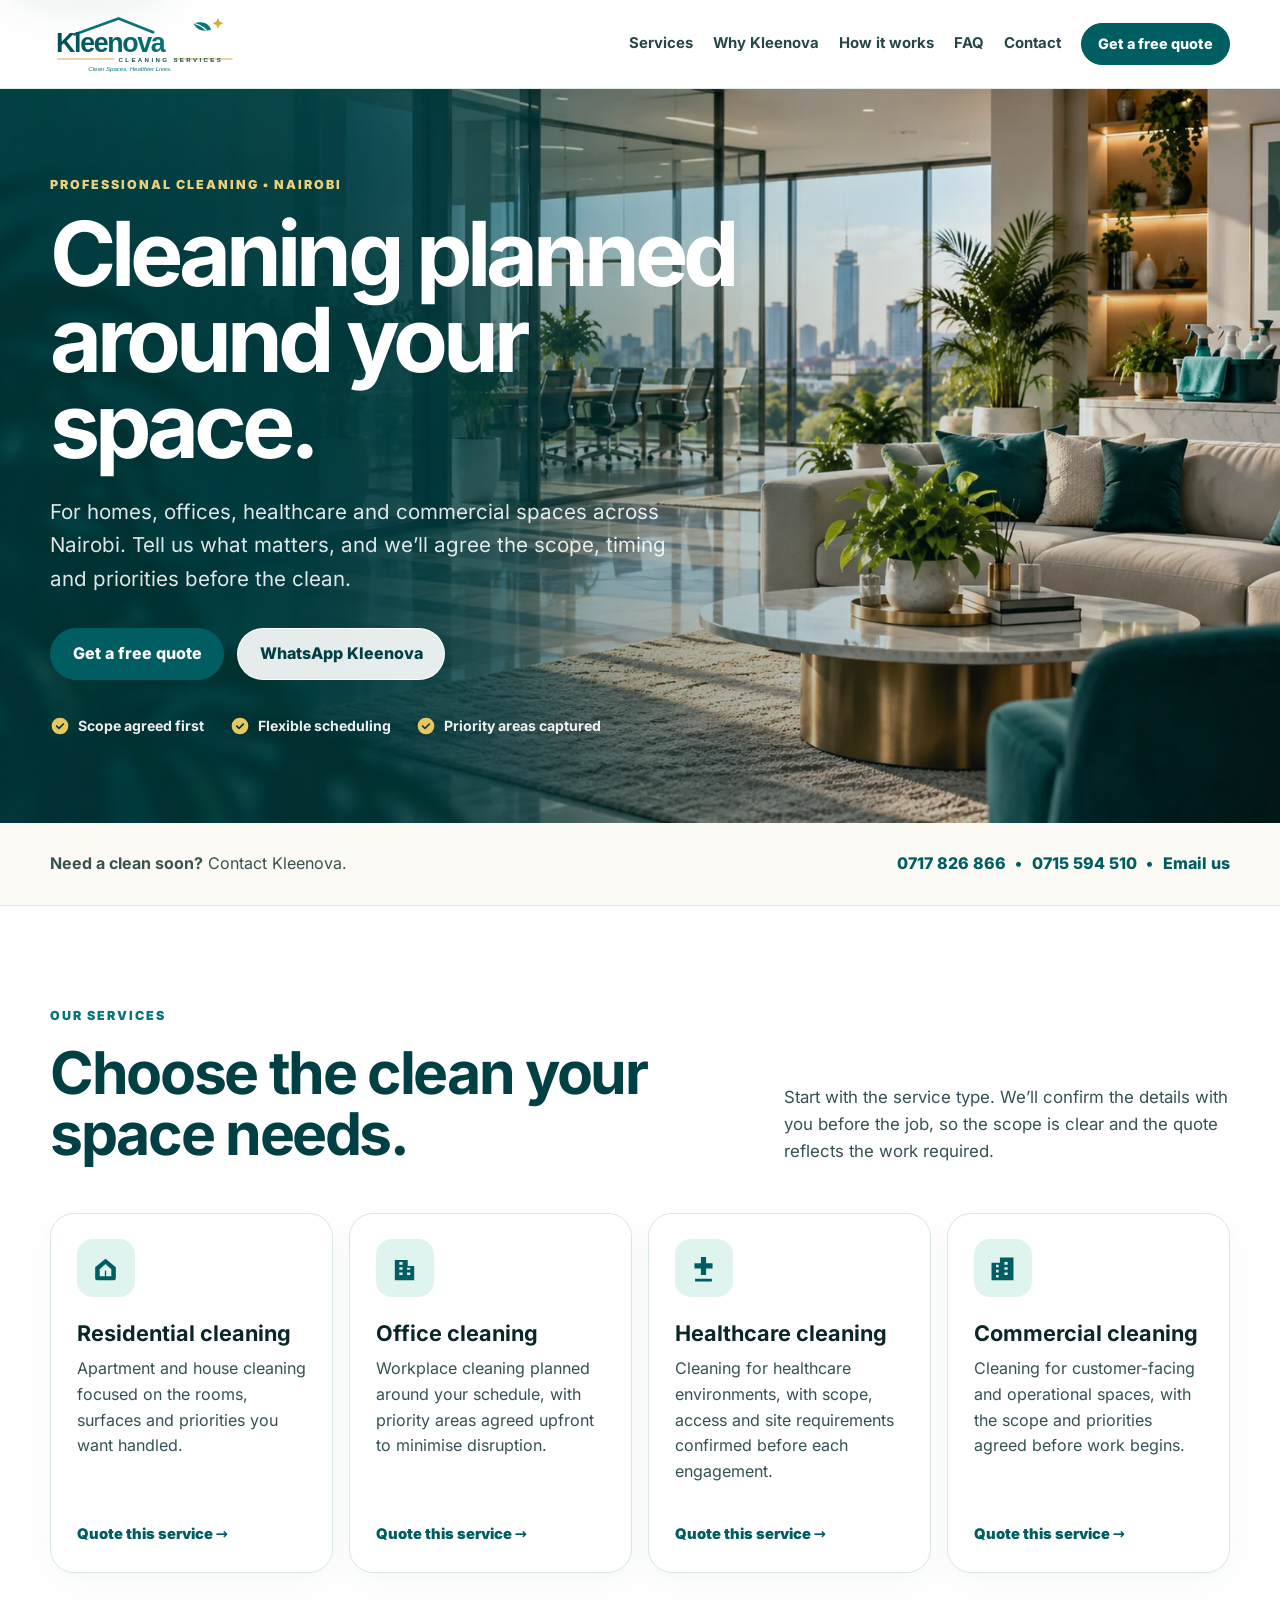
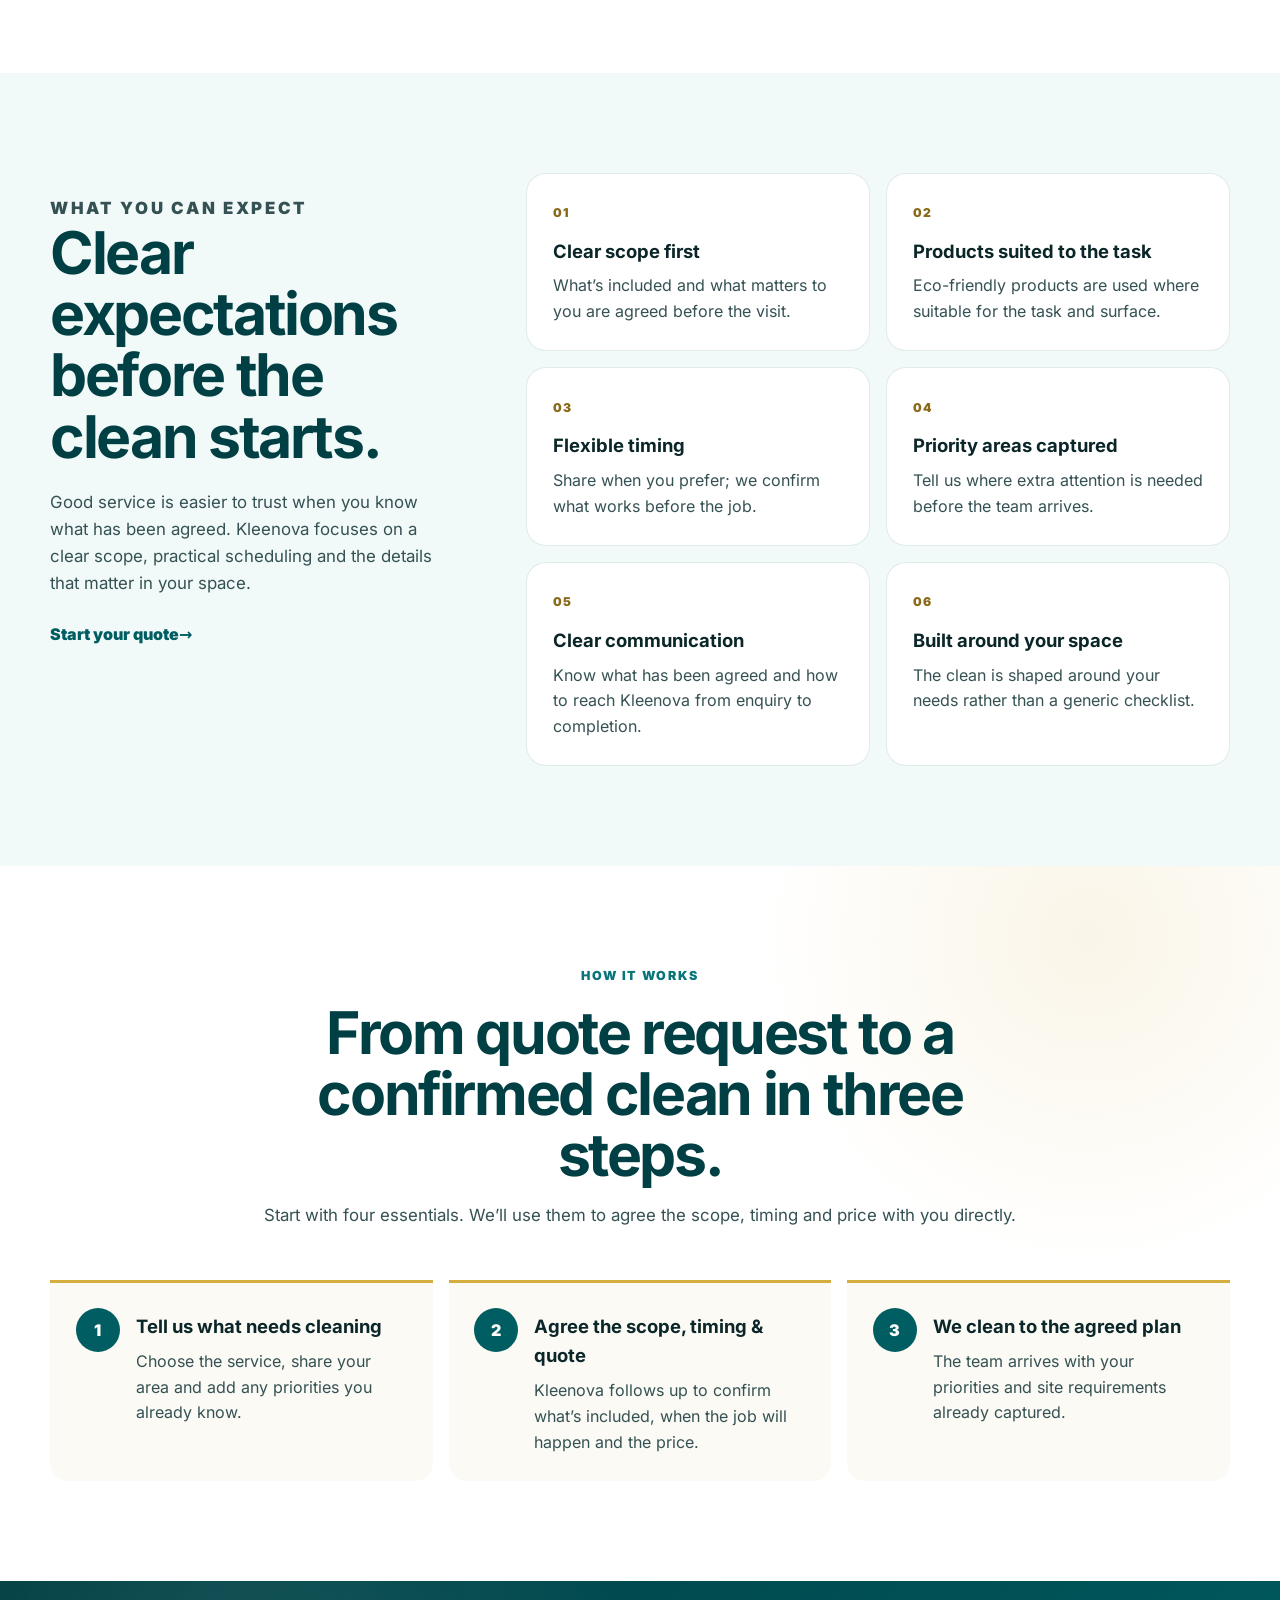
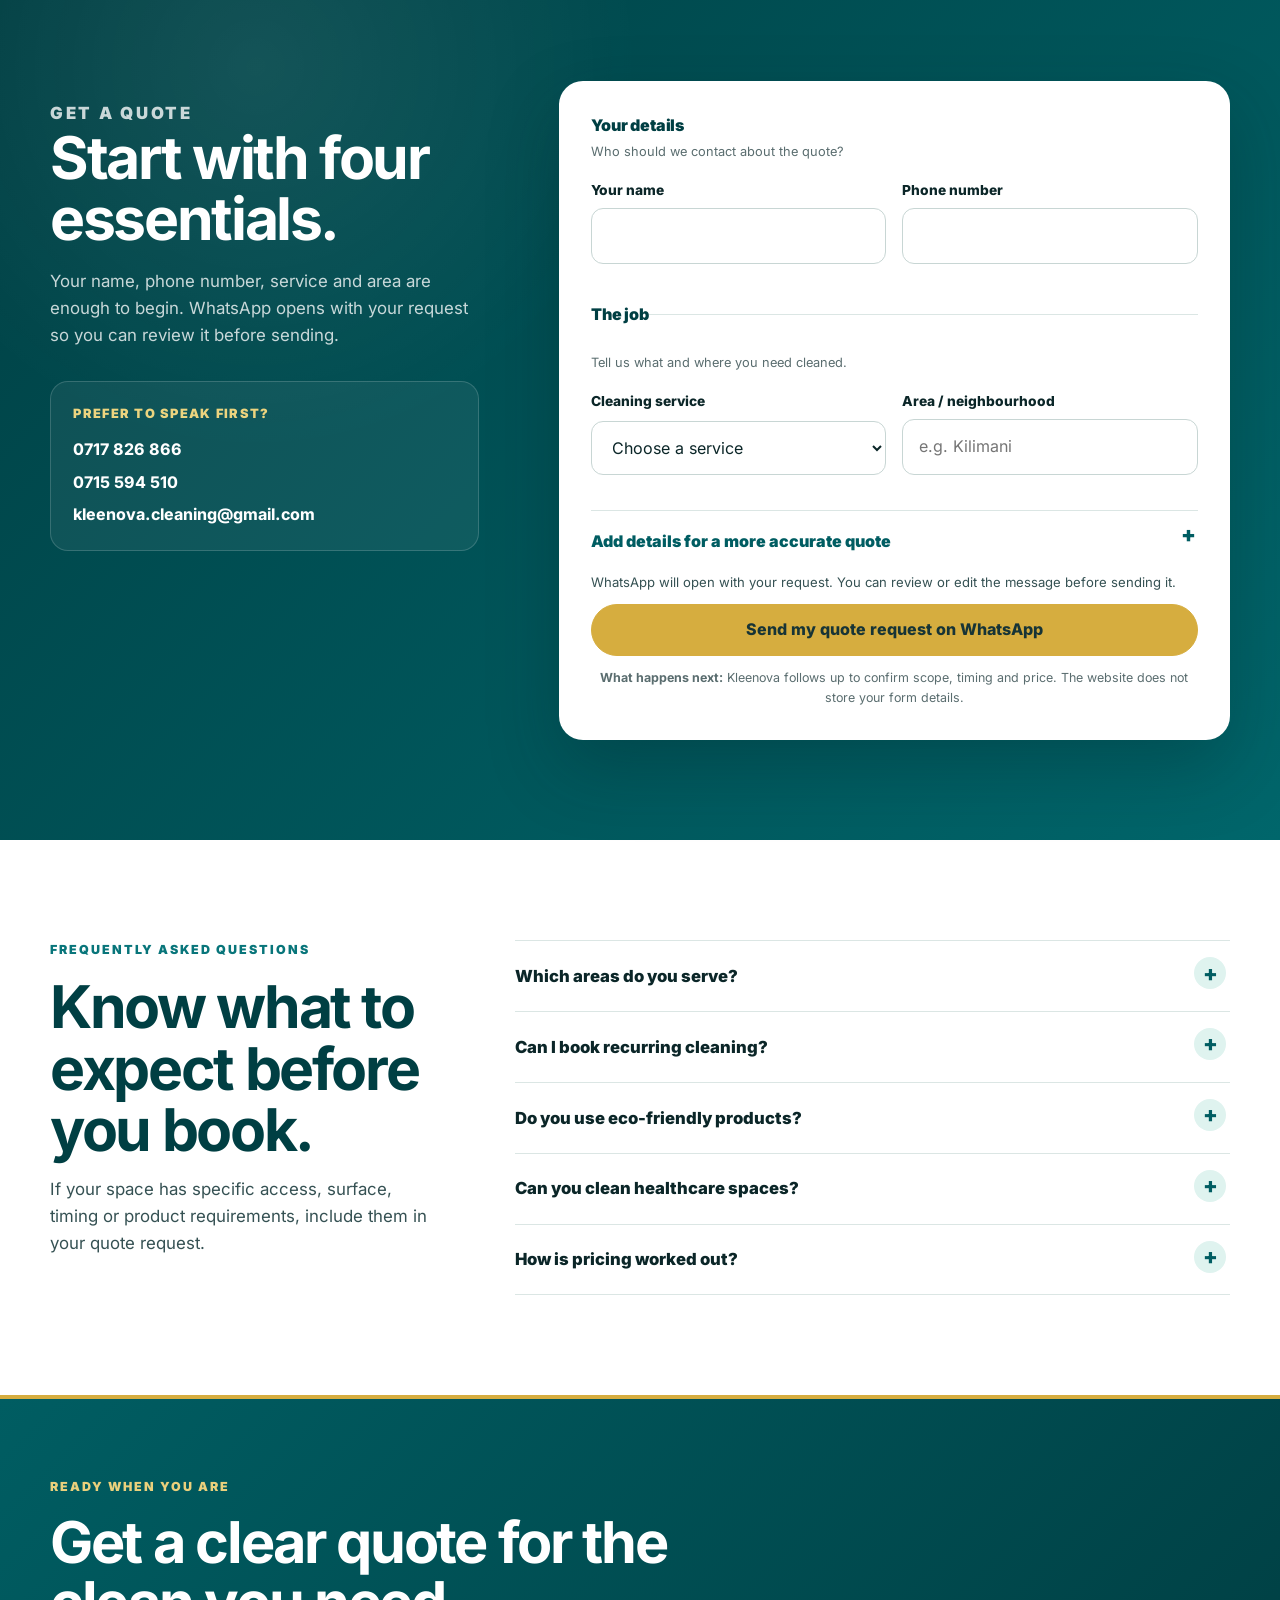
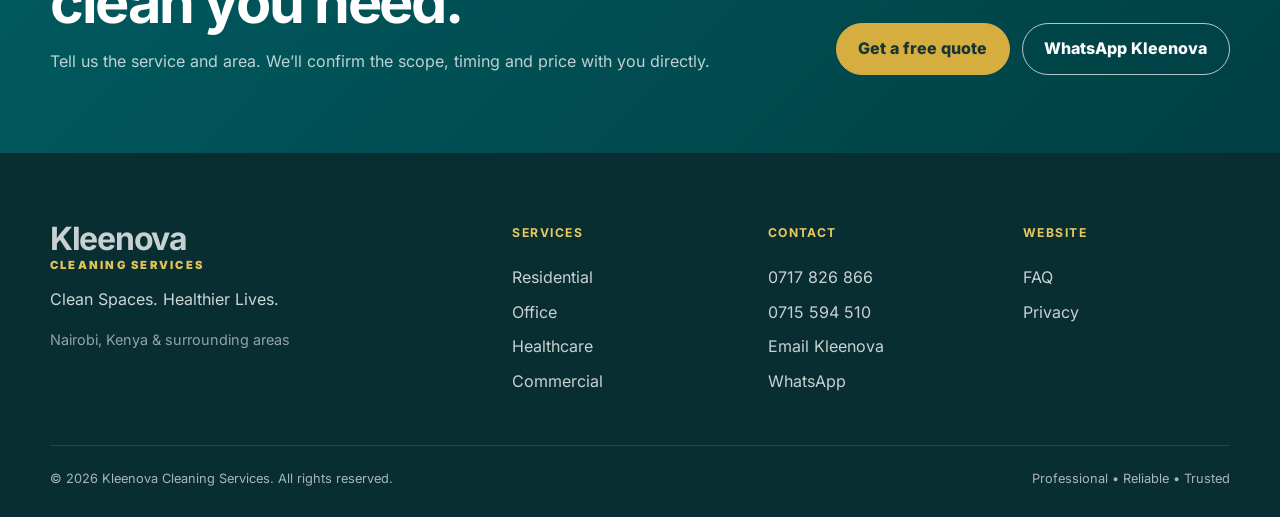
<file: index.html>
<!doctype html>
<html lang="en">
<head>
  <meta charset="utf-8">
  <meta name="viewport" content="width=device-width, initial-scale=1">
  <title>Kleenova Cleaning Services | Nairobi</title>
  <meta name="description" content="Professional residential, office, healthcare and commercial cleaning in Nairobi. Get a free quote with scope, timing and priorities agreed before the clean.">
  <meta name="theme-color" content="#005d62">
  <meta name="referrer" content="strict-origin-when-cross-origin">
  <meta http-equiv="Content-Security-Policy" content="default-src 'self'; img-src 'self' data:; style-src 'self'; font-src 'self'; script-src 'self'; connect-src 'none'; object-src 'none'; base-uri 'self'; form-action 'self'; upgrade-insecure-requests">
  <link rel="canonical" href="https://dansamuka.github.io/Kleenova/">
  <link rel="icon" href="assets/icons/favicon.svg" type="image/svg+xml">
  <link rel="manifest" href="site.webmanifest">
  <link rel="stylesheet" href="assets/css/styles.css">
  <meta property="og:type" content="website">
  <meta property="og:title" content="Kleenova Cleaning Services">
  <meta property="og:description" content="Professional cleaning in Nairobi, with the scope, timing and priorities agreed before the clean.">
  <meta property="og:url" content="https://dansamuka.github.io/Kleenova/">
  <meta property="og:image" content="https://dansamuka.github.io/Kleenova/assets/images/kleenova-hero-premium.webp">
  <meta name="twitter:card" content="summary_large_image">
  <meta name="twitter:title" content="Kleenova Cleaning Services">
  <meta name="twitter:description" content="Professional cleaning in Nairobi, planned around your space, timing and priorities.">
  <meta name="twitter:image" content="https://dansamuka.github.io/Kleenova/assets/images/kleenova-hero-premium.webp">
  <script type="application/ld+json">
  {
    "@context": "https://schema.org",
    "@type": "LocalBusiness",
    "name": "Kleenova Cleaning Services",
    "url": "https://dansamuka.github.io/Kleenova/",
    "logo": "https://dansamuka.github.io/Kleenova/assets/images/kleenova-logo.svg",
    "email": "kleenova.cleaning@gmail.com",
    "telephone": "+254717826866",
    "slogan": "Clean Spaces. Healthier Lives.",
    "areaServed": [
      {"@type": "City", "name": "Nairobi"},
      {"@type": "AdministrativeArea", "name": "Nairobi County"}
    ],
    "address": {
      "@type": "PostalAddress",
      "addressLocality": "Nairobi",
      "addressCountry": "KE"
    },
    "contactPoint": [
      {
        "@type": "ContactPoint",
        "telephone": "+254717826866",
        "contactType": "customer service",
        "areaServed": "KE"
      },
      {
        "@type": "ContactPoint",
        "telephone": "+254715594510",
        "contactType": "customer service",
        "areaServed": "KE"
      }
    ],
    "hasOfferCatalog": {
      "@type": "OfferCatalog",
      "name": "Cleaning Services",
      "itemListElement": [
        {"@type": "Offer", "itemOffered": {"@type": "Service", "name": "Residential Cleaning"}},
        {"@type": "Offer", "itemOffered": {"@type": "Service", "name": "Office Cleaning"}},
        {"@type": "Offer", "itemOffered": {"@type": "Service", "name": "Healthcare Cleaning"}},
        {"@type": "Offer", "itemOffered": {"@type": "Service", "name": "Commercial Cleaning"}}
      ]
    }
  }
  </script>
</head>
<body>
  <a class="skip-link" href="#main">Skip to content</a>

  <header class="site-header" data-header>
    <div class="container header-inner">
      <a class="brand" href="#top" aria-label="Kleenova Cleaning Services home">
        <img src="assets/images/kleenova-logo.svg" width="560" height="175" alt="Kleenova Cleaning Services">
      </a>
      <button class="menu-toggle" type="button" aria-expanded="false" aria-controls="site-nav" data-menu-toggle>
        <span class="sr-only">Open navigation</span>
        <span></span><span></span><span></span>
      </button>
      <nav class="site-nav" id="site-nav" aria-label="Primary navigation" data-nav>
        <a href="#services">Services</a>
        <a href="#why-us">Why Kleenova</a>
        <a href="#process">How it works</a>
        <a href="#faq">FAQ</a>
        <a href="#contact">Contact</a>
        <a class="button button-small" href="#quote">Get a free quote</a>
      </nav>
    </div>
  </header>

  <main id="main">
    <section class="hero" id="top">
      <div class="hero-media" aria-hidden="true">
        <picture>
          <source media="(max-width: 760px)" srcset="assets/images/kleenova-hero-mobile.webp" type="image/webp">
          <img src="assets/images/kleenova-hero-premium.webp" width="1600" height="900" alt="" fetchpriority="high" decoding="async">
        </picture>
      </div>
      <div class="hero-wash" aria-hidden="true"></div>
      <div class="container hero-content">
        <p class="eyebrow">Professional cleaning • Nairobi</p>
        <h1>Cleaning planned around your space.</h1>
        <p class="hero-copy">For homes, offices, healthcare and commercial spaces across Nairobi. Tell us what matters, and we’ll agree the scope, timing and priorities before the clean.</p>
        <div class="hero-actions">
          <a class="button" href="#quote">Get a free quote</a>
          <a class="button button-secondary" href="https://wa.me/254717826866?text=Hello%20Kleenova%2C%20I%27d%20like%20a%20cleaning%20quote." target="_blank" rel="noopener noreferrer">WhatsApp Kleenova</a>
        </div>
        <div class="hero-trust" aria-label="Kleenova service qualities">
          <span>
            <svg viewBox="0 0 24 24" aria-hidden="true"><path d="M12 2a10 10 0 1 0 0 20 10 10 0 0 0 0-20zm-1.2 14.2-4-4 1.4-1.4 2.6 2.6 5-5 1.4 1.4-6.4 6.4z"/></svg>
            Scope agreed first
          </span>
          <span>
            <svg viewBox="0 0 24 24" aria-hidden="true"><path d="M12 2a10 10 0 1 0 0 20 10 10 0 0 0 0-20zm-1.2 14.2-4-4 1.4-1.4 2.6 2.6 5-5 1.4 1.4-6.4 6.4z"/></svg>
            Flexible scheduling
          </span>
          <span>
            <svg viewBox="0 0 24 24" aria-hidden="true"><path d="M12 2a10 10 0 1 0 0 20 10 10 0 0 0 0-20zm-1.2 14.2-4-4 1.4-1.4 2.6 2.6 5-5 1.4 1.4-6.4 6.4z"/></svg>
            Priority areas captured
          </span>
        </div>
      </div>
    </section>

    <section class="quick-contact" aria-label="Quick contact">
      <div class="container quick-contact-inner">
        <p><strong>Need a clean soon?</strong> Contact Kleenova.</p>
        <div class="quick-links">
          <a href="tel:+254717826866">0717 826 866</a>
          <span aria-hidden="true">•</span>
          <a href="tel:+254715594510">0715 594 510</a>
          <span aria-hidden="true">•</span>
          <a href="mailto:kleenova.cleaning@gmail.com">Email us</a>
        </div>
      </div>
    </section>

    <section class="section" id="services">
      <div class="container">
        <div class="section-heading split-heading">
          <div>
            <p class="eyebrow">Our services</p>
            <h2>Choose the clean your space needs.</h2>
          </div>
          <p>Start with the service type. We’ll confirm the details with you before the job, so the scope is clear and the quote reflects the work required.</p>
        </div>

        <div class="service-grid">
          <article class="service-card">
            <div class="service-icon" aria-hidden="true">
              <svg viewBox="0 0 48 48"><path d="M8 22L24 9l16 13v17a3 3 0 0 1-3 3H11a3 3 0 0 1-3-3V22zm7 3v11h8v-9h2v9h8V25L24 17l-9 8z"/></svg>
            </div>
            <h3>Residential cleaning</h3>
            <p>Apartment and house cleaning focused on the rooms, surfaces and priorities you want handled.</p>
            <a href="#quote" data-service-link="Residential cleaning">Quote this service <span aria-hidden="true">→</span></a>
          </article>

          <article class="service-card">
            <div class="service-icon" aria-hidden="true">
              <svg viewBox="0 0 48 48"><path d="M9 42V11h20v9h10v22H9zm7-24h5v-4h-5v4zm0 8h5v-4h-5v4zm0 8h5v-4h-5v4zm12 0h5v-4h-5v4zm0-8h5v-3h-5v3z"/></svg>
            </div>
            <h3>Office cleaning</h3>
            <p>Workplace cleaning planned around your schedule, with priority areas agreed upfront to minimise disruption.</p>
            <a href="#quote" data-service-link="Office cleaning">Quote this service <span aria-hidden="true">→</span></a>
          </article>

          <article class="service-card">
            <div class="service-icon" aria-hidden="true">
              <svg viewBox="0 0 48 48"><path d="M20 6h8v10h10v8H28v10h-8V24H10v-8h10V6zm-9 34h26v4H11v-4z"/></svg>
            </div>
            <h3>Healthcare cleaning</h3>
            <p>Cleaning for healthcare environments, with scope, access and site requirements confirmed before each engagement.</p>
            <a href="#quote" data-service-link="Healthcare cleaning">Quote this service <span aria-hidden="true">→</span></a>
          </article>

          <article class="service-card">
            <div class="service-icon" aria-hidden="true">
              <svg viewBox="0 0 48 48"><path d="M7 42V15h13V7h21v35H7zm7-20h4v-4h-4v4zm0 8h4v-4h-4v4zm0 8h4v-4h-4v4zm13-20h5v-4h-5v4zm0 8h5v-4h-5v4zm0 8h5v-4h-5v4z"/></svg>
            </div>
            <h3>Commercial cleaning</h3>
            <p>Cleaning for customer-facing and operational spaces, with the scope and priorities agreed before work begins.</p>
            <a href="#quote" data-service-link="Commercial cleaning">Quote this service <span aria-hidden="true">→</span></a>
          </article>
        </div>
      </div>
    </section>

    <section class="section section-tint" id="why-us">
      <div class="container why-layout">
        <div class="why-intro">
          <p class="eyebrow">What you can expect</p>
          <h2>Clear expectations before the clean starts.</h2>
          <p>Good service is easier to trust when you know what has been agreed. Kleenova focuses on a clear scope, practical scheduling and the details that matter in your space.</p>
          <a class="text-link" href="#quote">Start your quote <span aria-hidden="true">→</span></a>
        </div>
        <div class="feature-grid">
          <article>
            <span class="feature-number">01</span>
            <h3>Clear scope first</h3>
            <p>What’s included and what matters to you are agreed before the visit.</p>
          </article>
          <article>
            <span class="feature-number">02</span>
            <h3>Products suited to the task</h3>
            <p>Eco-friendly products are used where suitable for the task and surface.</p>
          </article>
          <article>
            <span class="feature-number">03</span>
            <h3>Flexible timing</h3>
            <p>Share when you prefer; we confirm what works before the job.</p>
          </article>
          <article>
            <span class="feature-number">04</span>
            <h3>Priority areas captured</h3>
            <p>Tell us where extra attention is needed before the team arrives.</p>
          </article>
          <article>
            <span class="feature-number">05</span>
            <h3>Clear communication</h3>
            <p>Know what has been agreed and how to reach Kleenova from enquiry to completion.</p>
          </article>
          <article>
            <span class="feature-number">06</span>
            <h3>Built around your space</h3>
            <p>The clean is shaped around your needs rather than a generic checklist.</p>
          </article>
        </div>
      </div>
    </section>

    <section class="section process-section" id="process">
      <div class="container">
        <div class="section-heading center-heading">
          <p class="eyebrow">How it works</p>
          <h2>From quote request to a confirmed clean in three steps.</h2>
          <p>Start with four essentials. We’ll use them to agree the scope, timing and price with you directly.</p>
        </div>
        <ol class="process-grid">
          <li>
            <span>1</span>
            <div>
              <h3>Tell us what needs cleaning</h3>
              <p>Choose the service, share your area and add any priorities you already know.</p>
            </div>
          </li>
          <li>
            <span>2</span>
            <div>
              <h3>Agree the scope, timing & quote</h3>
              <p>Kleenova follows up to confirm what’s included, when the job will happen and the price.</p>
            </div>
          </li>
          <li>
            <span>3</span>
            <div>
              <h3>We clean to the agreed plan</h3>
              <p>The team arrives with your priorities and site requirements already captured.</p>
            </div>
          </li>
        </ol>
      </div>
    </section>

    <section class="section quote-section" id="quote">
      <div class="container quote-layout">
        <div class="quote-copy">
          <p class="eyebrow eyebrow-light">Get a quote</p>
          <h2>Start with four essentials.</h2>
          <p>Your name, phone number, service and area are enough to begin. WhatsApp opens with your request so you can review it before sending.</p>
          <div class="contact-card">
            <p class="contact-kicker">Prefer to speak first?</p>
            <a href="tel:+254717826866">0717 826 866</a>
            <a href="tel:+254715594510">0715 594 510</a>
            <a href="mailto:kleenova.cleaning@gmail.com">kleenova.cleaning@gmail.com</a>
          </div>
        </div>

        <form class="quote-form" id="quote-form" data-quote-form>
          <fieldset class="form-group">
            <legend>Your details</legend>
            <p class="form-group-help">Who should we contact about the quote?</p>
            <div class="form-grid">
              <label><span>Your name</span><input type="text" name="name" autocomplete="name" maxlength="80" required></label>
              <label><span>Phone number</span><input type="tel" name="phone" autocomplete="tel" maxlength="30" required></label>
            </div>
          </fieldset>

          <fieldset class="form-group">
            <legend>The job</legend>
            <p class="form-group-help">Tell us what and where you need cleaned.</p>
            <div class="form-grid">
              <label><span>Cleaning service</span><select name="service" required data-service-select><option value="">Choose a service</option><option>Residential cleaning</option><option>Office cleaning</option><option>Healthcare cleaning</option><option>Commercial cleaning</option><option>Not sure / other</option></select></label>
              <label><span>Area / neighbourhood</span><input type="text" name="location" autocomplete="address-level2" maxlength="100" placeholder="e.g. Kilimani" required></label>
            </div>
          </fieldset>

          <details class="optional-details">
            <summary>Add details for a more accurate quote</summary>
            <div class="optional-details-body">
              <label><span>What would you like us to know?</span><textarea name="notes" rows="4" maxlength="800" placeholder="Size of the space, frequency, priority areas, access notes or anything else that helps us quote accurately."></textarea></label>
              <div class="form-grid">
                <label><span>Preferred date</span><input type="date" name="date"></label>
                <label><span>Preferred timing</span><select name="timing"><option value="">Flexible</option><option>Morning</option><option>Afternoon</option><option>Evening / after hours</option></select></label>
              </div>
            </div>
          </details>

          <p class="form-consent-note">WhatsApp will open with your request. You can review or edit the message before sending it.</p>
          <button class="button button-gold" type="submit">Send my quote request on WhatsApp</button>
          <p class="form-note"><strong>What happens next:</strong> Kleenova follows up to confirm scope, timing and price. The website does not store your form details.</p>
        </form>
      </div>
    </section>

    <section class="section" id="faq">
      <div class="container faq-layout">
        <div class="section-heading faq-heading">
          <p class="eyebrow">Frequently asked questions</p>
          <h2>Know what to expect before you book.</h2>
          <p>If your space has specific access, surface, timing or product requirements, include them in your quote request.</p>
        </div>
        <div class="faq-list">
          <details>
            <summary>Which areas do you serve?</summary>
            <p>Kleenova serves Nairobi and surrounding areas. Share your neighbourhood and the team will confirm availability for your location.</p>
          </details>
          <details>
            <summary>Can I book recurring cleaning?</summary>
            <p>Recurring cleaning can be discussed for residential, office and commercial spaces. Share the frequency you have in mind and the team can confirm availability.</p>
          </details>
          <details>
            <summary>Do you use eco-friendly products?</summary>
            <p>Eco-friendly products are part of Kleenova’s offering and are used where suitable. Mention allergies, sensitive surfaces or specific product requirements so suitability can be confirmed before the clean.</p>
          </details>
          <details>
            <summary>Can you clean healthcare spaces?</summary>
            <p>Healthcare cleaning is one of Kleenova’s service categories. Because requirements vary by facility, the scope, access and site-specific requirements are confirmed before work begins.</p>
          </details>
          <details>
            <summary>How is pricing worked out?</summary>
            <p>Kleenova quotes after the service type, scope, frequency and any special requirements are clear. Start with the basics, then the team confirms the price with you directly.</p>
          </details>
        </div>
      </div>
    </section>

    <section class="final-cta" id="contact">
      <div class="container final-cta-inner">
        <div>
          <p class="eyebrow eyebrow-light">Ready when you are</p>
          <h2>Get a clear quote for the clean you need.</h2>
          <p>Tell us the service and area. We’ll confirm the scope, timing and price with you directly.</p>
        </div>
        <div class="final-actions">
          <a class="button button-gold" href="#quote">Get a free quote</a>
          <a class="button button-outline-light" href="https://wa.me/254717826866?text=Hello%20Kleenova%2C%20I%27d%20like%20to%20ask%20about%20cleaning%20services." target="_blank" rel="noopener noreferrer">WhatsApp Kleenova</a>
        </div>
      </div>
    </section>
  </main>

  <footer class="site-footer">
    <div class="container footer-grid">
      <div class="footer-brand">
        <a href="#top" class="footer-wordmark" aria-label="Kleenova home">
          <strong>Kleenova</strong>
          <span>Cleaning Services</span>
        </a>
        <p>Clean Spaces. Healthier Lives.</p>
        <p class="footer-area">Nairobi, Kenya & surrounding areas</p>
      </div>
      <div>
        <h2>Services</h2>
        <a href="#services">Residential</a>
        <a href="#services">Office</a>
        <a href="#services">Healthcare</a>
        <a href="#services">Commercial</a>
      </div>
      <div>
        <h2>Contact</h2>
        <a href="tel:+254717826866">0717 826 866</a>
        <a href="tel:+254715594510">0715 594 510</a>
        <a href="mailto:kleenova.cleaning@gmail.com">Email Kleenova</a>
        <a href="https://wa.me/254717826866" target="_blank" rel="noopener noreferrer">WhatsApp</a>
      </div>
      <div>
        <h2>Website</h2>
        <a href="#faq">FAQ</a>
        <a href="privacy.html">Privacy</a>
      </div>
    </div>
    <div class="container footer-bottom">
      <p>© <span data-year>2026</span> Kleenova Cleaning Services. All rights reserved.</p>
      <p>Professional • Reliable • Trusted</p>
    </div>
  </footer>

  <div class="mobile-cta-bar" data-mobile-cta>
    <a class="button" href="#quote">Get a free quote</a>
  </div>

  <script src="assets/js/main.js" defer></script>
</body>
</html>
</file>
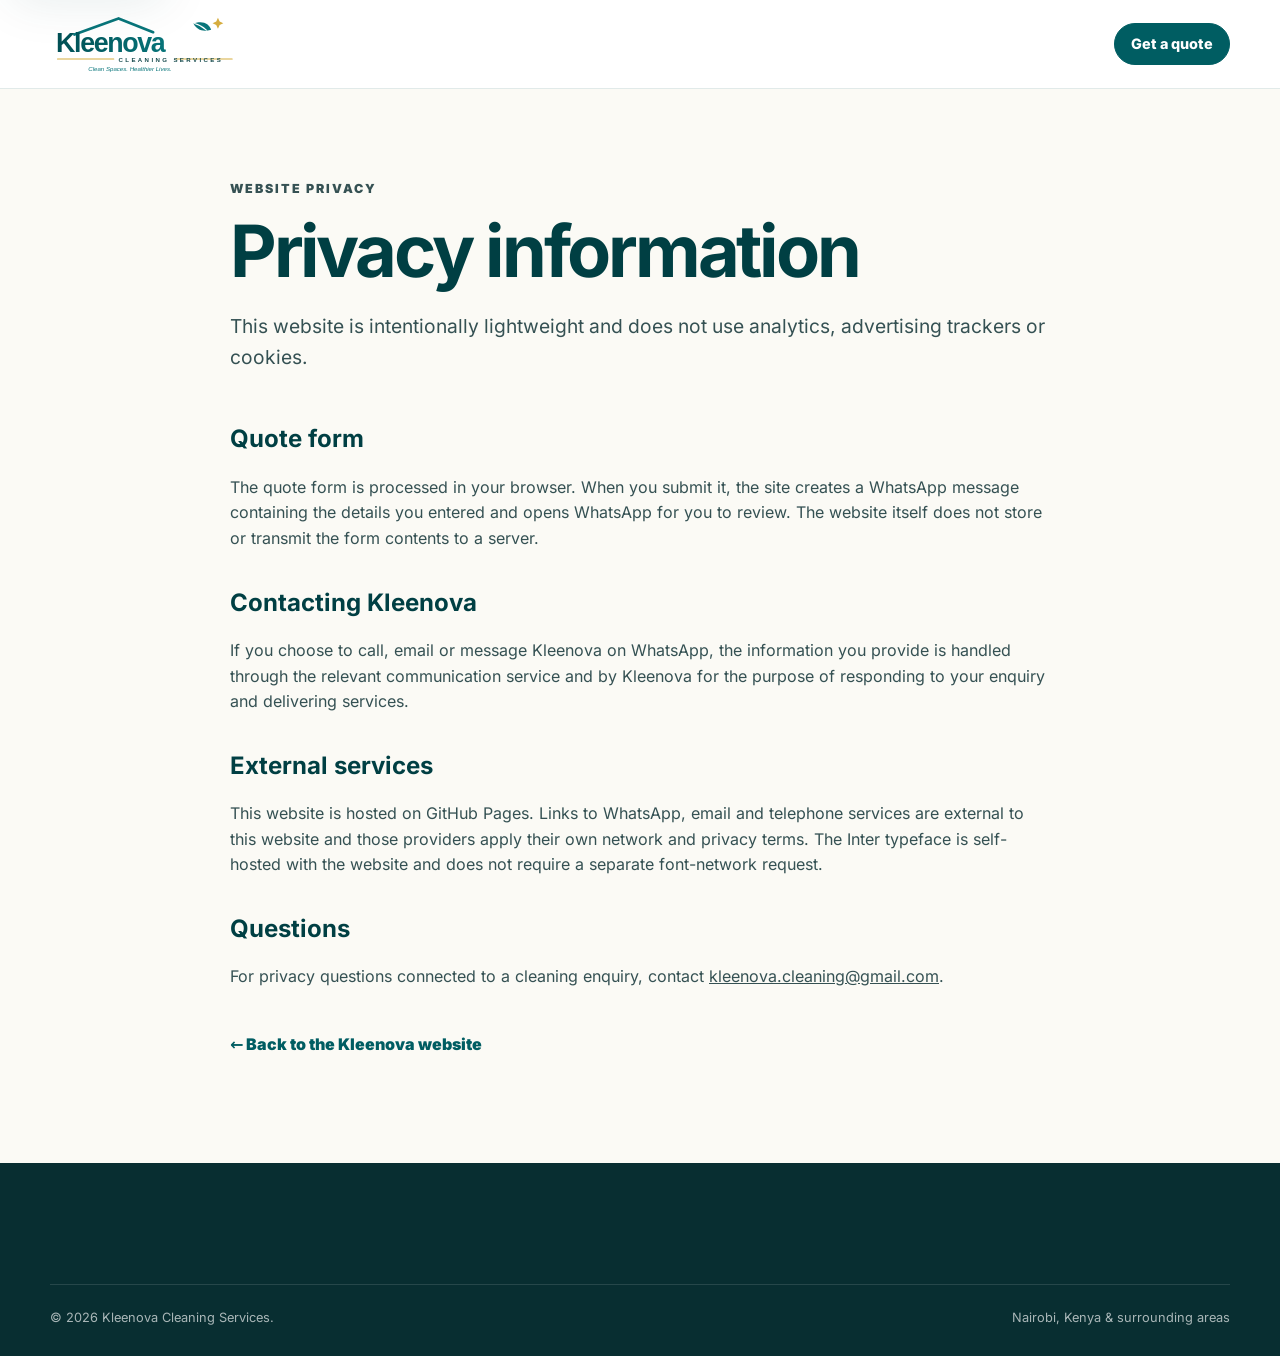
<file: privacy.html>
<!doctype html>
<html lang="en">
<head>
  <meta charset="utf-8">
  <meta name="viewport" content="width=device-width, initial-scale=1">
  <title>Privacy | Kleenova Cleaning Services</title>
  <meta name="description" content="Privacy information for the Kleenova Cleaning Services website.">
  <meta name="theme-color" content="#005d62">
  <meta name="referrer" content="strict-origin-when-cross-origin">
  <meta http-equiv="Content-Security-Policy" content="default-src 'self'; img-src 'self' data:; style-src 'self'; font-src 'self'; script-src 'self'; connect-src 'none'; object-src 'none'; base-uri 'self'; form-action 'self'; upgrade-insecure-requests">
  <link rel="icon" href="assets/icons/favicon.svg" type="image/svg+xml">
  <link rel="stylesheet" href="assets/css/styles.css">
</head>
<body>
  <a class="skip-link" href="#main">Skip to content</a>
  <header class="site-header">
    <div class="container header-inner">
      <a class="brand" href="./" aria-label="Kleenova Cleaning Services home">
        <img src="assets/images/kleenova-logo.svg" width="560" height="175" alt="Kleenova Cleaning Services">
      </a>
      <a class="button button-small" href="./#quote">Get a quote</a>
    </div>
  </header>
  <main id="main" class="legal-page">
    <div class="container">
      <p class="eyebrow">Website privacy</p>
      <h1>Privacy information</h1>
      <p class="legal-lead">This website is intentionally lightweight and does not use analytics, advertising trackers or cookies.</p>

      <h2>Quote form</h2>
      <p>The quote form is processed in your browser. When you submit it, the site creates a WhatsApp message containing the details you entered and opens WhatsApp for you to review. The website itself does not store or transmit the form contents to a server.</p>

      <h2>Contacting Kleenova</h2>
      <p>If you choose to call, email or message Kleenova on WhatsApp, the information you provide is handled through the relevant communication service and by Kleenova for the purpose of responding to your enquiry and delivering services.</p>

      <h2>External services</h2>
      <p>This website is hosted on GitHub Pages. Links to WhatsApp, email and telephone services are external to this website and those providers apply their own network and privacy terms. The Inter typeface is self-hosted with the website and does not require a separate font-network request.</p>

      <h2>Questions</h2>
      <p>For privacy questions connected to a cleaning enquiry, contact <a href="mailto:kleenova.cleaning@gmail.com">kleenova.cleaning@gmail.com</a>.</p>

      <p><a class="text-link" href="./">← Back to the Kleenova website</a></p>
    </div>
  </main>
  <footer class="site-footer">
    <div class="container footer-bottom">
      <p>© <span data-year>2026</span> Kleenova Cleaning Services.</p>
      <p>Nairobi, Kenya & surrounding areas</p>
    </div>
  </footer>
  <script src="assets/js/main.js" defer></script>
</body>
</html>
</file>
<file: assets/css/styles.css>
@font-face {
  font-family: "Inter Variable";
  font-style: normal;
  font-display: swap;
  font-weight: 100 900;
  src: url("../fonts/inter-latin-var.woff2") format("woff2-variations");
}

:root {
  --ink: #0b2628;
  --ink-soft: #355153;
  --teal-950: #003f43;
  --teal-900: #004f54;
  --teal-800: #005d62;
  --teal-700: #08757a;
  --teal-100: #dff3ef;
  --teal-050: #f1faf8;
  --gold: #d6ad3f;
  --gold-dark: #8a6a1a;
  --cream: #fbfaf5;
  --white: #ffffff;
  --line: #dbe6e4;
  --shadow: 0 18px 50px rgba(0, 68, 72, 0.10);
  --radius: 24px;
  --radius-sm: 14px;
  --container: 1180px;
  --header-height: 88px;
}

*,
*::before,
*::after {
  box-sizing: border-box;
}

html {
  scroll-behavior: smooth;
  scroll-padding-top: calc(var(--header-height) + 20px);
}

body {
  margin: 0;
  color: var(--ink);
  background: var(--white);
  font-family: "Inter Variable", Inter, ui-sans-serif, system-ui, -apple-system, BlinkMacSystemFont, "Segoe UI", sans-serif;
  font-size: 16px;
  line-height: 1.6;
  -webkit-font-smoothing: antialiased;
}

img,
svg {
  display: block;
  max-width: 100%;
}

a {
  color: inherit;
}

button,
input,
select,
textarea {
  font: inherit;
}

button,
a {
  -webkit-tap-highlight-color: transparent;
}

input,
select,
textarea {
  width: 100%;
  color: var(--ink);
  background: var(--white);
  border: 1px solid #c8d6d4;
  border-radius: 12px;
  padding: 0.9rem 1rem;
  outline: none;
  transition: border-color 160ms ease, box-shadow 160ms ease;
}

input:focus,
select:focus,
textarea:focus {
  border-color: var(--teal-700);
  box-shadow: 0 0 0 4px rgba(8, 117, 122, 0.14);
}

textarea {
  resize: vertical;
  min-height: 130px;
}

.container {
  width: min(calc(100% - 40px), var(--container));
  margin-inline: auto;
}

.sr-only {
  position: absolute;
  width: 1px;
  height: 1px;
  padding: 0;
  margin: -1px;
  overflow: hidden;
  clip: rect(0, 0, 0, 0);
  white-space: nowrap;
  border: 0;
}

.skip-link {
  position: fixed;
  left: 12px;
  top: 12px;
  z-index: 9999;
  transform: translateY(-160%);
  padding: 0.75rem 1rem;
  border-radius: 8px;
  background: var(--white);
  color: var(--teal-950);
  font-weight: 800;
  box-shadow: var(--shadow);
}

.skip-link:focus {
  transform: translateY(0);
}

.site-header {
  position: sticky;
  top: 0;
  z-index: 100;
  background: rgba(255, 255, 255, 0.94);
  border-bottom: 1px solid rgba(219, 230, 228, 0.82);
  backdrop-filter: blur(16px);
  transition: transform 180ms ease, box-shadow 180ms ease;
}

.header-inner {
  min-height: var(--header-height);
  display: flex;
  align-items: center;
  justify-content: space-between;
  gap: 2rem;
}

.brand {
  display: inline-flex;
  align-items: center;
  width: 190px;
  min-width: 160px;
}

.brand img {
  width: 100%;
  height: auto;
}

.site-nav {
  display: flex;
  align-items: center;
  gap: 1.25rem;
}

.site-nav > a:not(.button) {
  text-decoration: none;
  font-size: 0.93rem;
  font-weight: 700;
  color: #274648;
  transition: color 160ms ease;
}

.site-nav > a:not(.button):hover,
.site-nav > a:not(.button):focus-visible {
  color: var(--teal-700);
}

.menu-toggle {
  display: none;
  border: 0;
  background: transparent;
  padding: 10px;
  border-radius: 10px;
}

.menu-toggle span:not(.sr-only) {
  display: block;
  width: 24px;
  height: 2px;
  margin: 5px 0;
  background: var(--teal-950);
}

.button {
  display: inline-flex;
  align-items: center;
  justify-content: center;
  min-height: 50px;
  padding: 0.75rem 1.35rem;
  border: 1px solid var(--teal-800);
  border-radius: 999px;
  background: var(--teal-800);
  color: var(--white);
  font-weight: 800;
  text-decoration: none;
  text-align: center;
  cursor: pointer;
  transition: transform 160ms ease, background 160ms ease, border-color 160ms ease, box-shadow 160ms ease;
}

.button:hover,
.button:focus-visible {
  transform: translateY(-1px);
  background: var(--teal-950);
  border-color: var(--teal-950);
  box-shadow: 0 12px 24px rgba(0, 70, 74, 0.16);
}

.button-small {
  min-height: 42px;
  padding: 0.55rem 1rem;
  font-size: 0.9rem;
}

.button-secondary {
  background: rgba(255, 255, 255, 0.9);
  color: var(--teal-950);
  border-color: rgba(255,255,255,0.95);
}

.button-secondary:hover,
.button-secondary:focus-visible {
  background: var(--white);
  color: var(--teal-950);
  border-color: var(--white);
}

.button-gold {
  background: var(--gold);
  border-color: var(--gold);
  color: #173436;
}

.button-gold:hover,
.button-gold:focus-visible {
  background: #e1bd55;
  border-color: #e1bd55;
  color: #0f2c2e;
}

.button-outline-light {
  background: transparent;
  border-color: rgba(255,255,255,0.7);
  color: var(--white);
}

.button-outline-light:hover,
.button-outline-light:focus-visible {
  background: var(--white);
  color: var(--teal-950);
  border-color: var(--white);
}

.hero {
  position: relative;
  min-height: 710px;
  overflow: hidden;
  display: grid;
  align-items: center;
  color: var(--white);
  background: var(--teal-950);
}

.hero-media,
.hero-wash {
  position: absolute;
  inset: 0;
}

.hero-media picture,
.hero-media img {
  width: 100%;
  height: 100%;
}

.hero-media picture {
  display: block;
}

.hero-media img {
  display: block;
  object-fit: cover;
  object-position: center;
}

.hero-wash {
  background:
    linear-gradient(90deg, rgba(0, 55, 59, 0.48) 0%, rgba(0, 55, 59, 0.30) 40%, rgba(0, 55, 59, 0.12) 64%, rgba(0, 55, 59, 0.03) 78%),
    linear-gradient(0deg, rgba(0, 45, 49, 0.20), rgba(0, 45, 49, 0.03));
}

.hero-content {
  position: relative;
  z-index: 2;
  padding-block: 86px;
}

.eyebrow {
  margin: 0 0 1rem;
  color: var(--teal-700);
  font-size: 0.78rem;
  font-weight: 900;
  letter-spacing: 0.16em;
  text-transform: uppercase;
}

.hero .eyebrow,
.eyebrow-light {
  color: #ead07c;
}

.hero h1 {
  max-width: 740px;
  margin: 0;
  font-size: clamp(3.2rem, 7vw, 6.5rem);
  line-height: 0.96;
  letter-spacing: -0.055em;
}

.hero h1 span {
  color: #f0d270;
}

.hero-copy {
  max-width: 650px;
  margin: 1.6rem 0 0;
  color: rgba(255, 255, 255, 0.88);
  font-size: clamp(1.05rem, 2vw, 1.28rem);
  line-height: 1.65;
}

.hero-actions {
  display: flex;
  flex-wrap: wrap;
  gap: 0.8rem;
  margin-top: 2rem;
}

.hero-trust {
  display: flex;
  flex-wrap: wrap;
  gap: 1rem 1.6rem;
  margin-top: 2.2rem;
  color: rgba(255, 255, 255, 0.92);
  font-weight: 700;
  font-size: 0.88rem;
}

.hero-trust span {
  display: inline-flex;
  align-items: center;
  gap: 0.5rem;
}

.hero-trust svg {
  width: 20px;
  height: 20px;
  fill: #e7c75f;
}

.quick-contact {
  background: var(--cream);
  border-bottom: 1px solid #ece7d5;
}

.quick-contact-inner {
  min-height: 82px;
  display: flex;
  align-items: center;
  justify-content: space-between;
  gap: 1.5rem;
}

.quick-contact p {
  margin: 0;
  color: #3a5152;
}

.quick-links {
  display: flex;
  flex-wrap: wrap;
  gap: 0.6rem;
  align-items: center;
  font-weight: 800;
  color: var(--teal-800);
}

.quick-links a {
  text-decoration: none;
}

.quick-links a:hover {
  text-decoration: underline;
}

.section {
  padding: 100px 0;
}

.section-tint {
  background: var(--teal-050);
}

.section-heading {
  margin-bottom: 3rem;
}

.split-heading {
  display: grid;
  grid-template-columns: minmax(0, 1.2fr) minmax(280px, 0.8fr);
  gap: 4rem;
  align-items: end;
}

.section-heading h2,
.why-intro h2,
.quote-copy h2,
.final-cta h2 {
  margin: 0;
  color: var(--teal-950);
  font-size: clamp(2.2rem, 4.6vw, 4rem);
  line-height: 1.04;
  letter-spacing: -0.04em;
}

.section-heading > p:last-child,
.split-heading > p,
.why-intro > p,
.quote-copy > p {
  margin: 0;
  color: var(--ink-soft);
  font-size: 1.05rem;
}

.split-heading > div h2 {
  max-width: 700px;
}

.split-heading > p {
  max-width: 520px;
}

.service-grid {
  display: grid;
  grid-template-columns: repeat(4, minmax(0, 1fr));
  gap: 1rem;
}

.service-card {
  position: relative;
  display: flex;
  flex-direction: column;
  min-height: 360px;
  padding: 1.6rem;
  border: 1px solid var(--line);
  border-radius: var(--radius);
  background: var(--white);
  box-shadow: 0 10px 30px rgba(7, 70, 73, 0.04);
  transition: transform 180ms ease, box-shadow 180ms ease, border-color 180ms ease;
}

.service-card:hover {
  transform: translateY(-5px);
  border-color: #b9d9d5;
  box-shadow: var(--shadow);
}

.service-icon {
  width: 58px;
  height: 58px;
  display: grid;
  place-items: center;
  border-radius: 16px;
  background: var(--teal-100);
  color: var(--teal-800);
}

.service-icon svg {
  width: 31px;
  height: 31px;
  fill: currentColor;
}

.service-card h3 {
  margin: 1.5rem 0 0.65rem;
  font-size: 1.35rem;
  line-height: 1.15;
}

.service-card p {
  margin: 0;
  color: var(--ink-soft);
}

.service-card a {
  margin-top: auto;
  padding-top: 1.6rem;
  color: var(--teal-800);
  font-size: 0.92rem;
  font-weight: 900;
  text-decoration: none;
}

.service-card a:hover {
  color: var(--teal-950);
}

.why-layout {
  display: grid;
  grid-template-columns: minmax(260px, 0.72fr) minmax(0, 1.28fr);
  gap: 5rem;
  align-items: start;
}

.why-intro {
  position: sticky;
  top: calc(var(--header-height) + 30px);
}

.why-intro > p {
  margin-top: 1.4rem;
}

.text-link {
  display: inline-flex;
  margin-top: 1.6rem;
  color: var(--teal-800);
  font-weight: 900;
  text-decoration: none;
}

.feature-grid {
  display: grid;
  grid-template-columns: repeat(2, minmax(0, 1fr));
  gap: 1rem;
}

.feature-grid article {
  padding: 1.6rem;
  border-radius: 20px;
  background: var(--white);
  border: 1px solid rgba(0, 93, 98, 0.12);
}

.feature-number {
  color: var(--gold-dark);
  font-size: 0.76rem;
  font-weight: 900;
  letter-spacing: 0.13em;
}

.feature-grid h3 {
  margin: 0.75rem 0 0.45rem;
  font-size: 1.15rem;
}

.feature-grid p {
  margin: 0;
  color: var(--ink-soft);
}

.process-section {
  background:
    radial-gradient(circle at 85% 10%, rgba(214,173,63,0.12), transparent 26%),
    var(--white);
}

.center-heading {
  max-width: 760px;
  margin-inline: auto;
  text-align: center;
}

.center-heading > p:last-child {
  margin-top: 1rem;
}

.process-grid {
  counter-reset: step;
  list-style: none;
  padding: 0;
  margin: 3.2rem 0 0;
  display: grid;
  grid-template-columns: repeat(3, minmax(0, 1fr));
  gap: 1rem;
}

.process-grid li {
  display: flex;
  gap: 1rem;
  padding: 1.6rem;
  border-top: 3px solid var(--gold);
  background: var(--cream);
  border-radius: 0 0 18px 18px;
}

.process-grid li > span {
  flex: 0 0 44px;
  height: 44px;
  display: grid;
  place-items: center;
  border-radius: 50%;
  background: var(--teal-800);
  color: var(--white);
  font-weight: 900;
}

.process-grid h3 {
  margin: 0.2rem 0 0.5rem;
  font-size: 1.15rem;
}

.process-grid p {
  margin: 0;
  color: var(--ink-soft);
}

.quote-section {
  color: var(--white);
  background:
    radial-gradient(circle at 20% 10%, rgba(255,255,255,0.08), transparent 30%),
    linear-gradient(135deg, var(--teal-950), #00666b);
}

.quote-layout {
  display: grid;
  grid-template-columns: minmax(280px, 0.78fr) minmax(0, 1.22fr);
  gap: 5rem;
  align-items: start;
}

.quote-copy h2 {
  color: var(--white);
}

.quote-copy > p {
  margin-top: 1.2rem;
  color: rgba(255,255,255,0.78);
}

.contact-card {
  display: grid;
  gap: 0.45rem;
  margin-top: 2rem;
  padding: 1.4rem;
  border: 1px solid rgba(255,255,255,0.16);
  border-radius: 18px;
  background: rgba(255,255,255,0.06);
}

.contact-card a {
  color: var(--white);
  text-decoration: none;
  font-weight: 750;
}

.contact-card a:hover {
  text-decoration: underline;
}

.contact-kicker {
  margin: 0 0 0.3rem;
  color: #ecd47f;
  font-size: 0.8rem;
  font-weight: 900;
  letter-spacing: 0.1em;
  text-transform: uppercase;
}

.quote-form {
  padding: 2rem;
  border-radius: var(--radius);
  background: var(--white);
  color: var(--ink);
  box-shadow: 0 28px 70px rgba(0, 34, 36, 0.28);
}

.form-group{min-width:0;margin:0;padding:0;border:0}
.form-group + .form-group{margin-top:1.35rem;padding-top:1.35rem;border-top:1px solid var(--line)}
.form-group legend{padding:0;color:var(--teal-950);font-size:1rem;font-weight:900;letter-spacing:-.01em}
.form-group-help{margin:.25rem 0 1rem;color:#5a6d6f;font-size:.8rem}
.form-grid {
  display: grid;
  grid-template-columns: repeat(2, minmax(0, 1fr));
  gap: 1rem;
}
.form-group .form-grid > label{margin-bottom:1rem}

.optional-details {
  margin-top: 1.15rem;
  padding-top: 1rem;
  border-top: 1px solid var(--line);
}

.optional-details > summary {
  position: relative;
  cursor: pointer;
  list-style: none;
  padding: 0.15rem 2rem 0.15rem 0;
  color: var(--teal-800);
  font-weight: 900;
}

.optional-details > summary::-webkit-details-marker {
  display: none;
}

.optional-details > summary::after {
  content: "+";
  position: absolute;
  right: 0.15rem;
  top: -0.15rem;
  font-size: 1.35rem;
  line-height: 1;
}

.optional-details[open] > summary::after {
  content: "–";
}

.optional-details-body {
  padding-top: 1rem;
}

.form-consent-note {
  margin: 1rem 0 0.25rem;
  color: var(--ink-soft);
  font-size: 0.82rem;
  line-height: 1.45;
}

.quote-form label {
  display: grid;
  gap: 0.45rem;
  margin-bottom: 1rem;
}

.quote-form label > span:first-child {
  font-size: 0.86rem;
  font-weight: 800;
}

.consent {
  grid-template-columns: 22px 1fr;
  align-items: start;
  gap: 0.7rem !important;
  padding: 0.7rem 0 0.2rem;
}

.consent input {
  width: 18px;
  height: 18px;
  margin-top: 0.18rem;
}

.consent span {
  color: var(--ink-soft);
  font-weight: 500 !important;
  font-size: 0.84rem !important;
}

.quote-form .button {
  margin-top: 0.5rem;
  width: 100%;
}

.form-note {
  margin: 0.8rem 0 0;
  color: #5a6d6f;
  font-size: 0.78rem;
  text-align: center;
}

.faq-layout {
  display: grid;
  grid-template-columns: minmax(260px, 0.7fr) minmax(0, 1.3fr);
  gap: 5rem;
  align-items: start;
}

.faq-heading {
  margin: 0;
}

.faq-heading > p:last-child {
  margin-top: 1rem;
}

.faq-list {
  border-top: 1px solid var(--line);
}

.faq-list details {
  border-bottom: 1px solid var(--line);
}

.faq-list summary {
  cursor: pointer;
  list-style: none;
  position: relative;
  padding: 1.35rem 3rem 1.35rem 0;
  font-size: 1.04rem;
  font-weight: 850;
}

.faq-list summary::-webkit-details-marker {
  display: none;
}

.faq-list summary::after {
  content: "+";
  position: absolute;
  right: 0.25rem;
  top: 1rem;
  width: 32px;
  height: 32px;
  display: grid;
  place-items: center;
  border-radius: 50%;
  background: var(--teal-100);
  color: var(--teal-800);
  font-size: 1.35rem;
  line-height: 1;
  transition: transform 150ms ease, background-color 150ms ease;
}
.faq-list details[open] summary::after {
  content: "–";
  transform: rotate(180deg);
}

.faq-list details p {
  margin: -0.35rem 3.4rem 1.45rem 0;
  color: var(--ink-soft);
}

.final-cta {
  padding: 78px 0;
  border-top: 4px solid var(--gold);
  background: linear-gradient(135deg, var(--teal-800), var(--teal-950));
  color: var(--white);
}

.final-cta-inner {
  display: flex;
  align-items: end;
  justify-content: space-between;
  gap: 3rem;
}

.final-cta h2 {
  max-width: 720px;
  color: var(--white);
  font-size: clamp(2.2rem, 4.5vw, 3.8rem);
}

.final-cta p:not(.eyebrow) {
  margin: 1rem 0 0;
  color: rgba(255,255,255,0.74);
}

.final-actions {
  display: flex;
  flex-wrap: wrap;
  justify-content: flex-end;
  gap: 0.75rem;
}

.site-footer {
  padding: 70px 0 28px;
  background: #082e31;
  color: rgba(255,255,255,0.8);
}

.footer-grid {
  display: grid;
  grid-template-columns: 1.4fr repeat(3, 0.7fr);
  gap: 3rem;
}

.footer-wordmark {
  display: inline-grid;
  text-decoration: none;
  color: var(--white);
  line-height: 1;
}

.footer-wordmark strong {
  font-size: 2rem;
  letter-spacing: -0.04em;
}

.footer-wordmark span {
  margin-top: 0.3rem;
  color: #e2c35a;
  font-size: 0.7rem;
  font-weight: 900;
  letter-spacing: 0.2em;
  text-transform: uppercase;
}

.footer-brand > p {
  margin: 1rem 0 0;
}

.footer-area {
  color: rgba(255,255,255,0.56);
  font-size: 0.9rem;
}

.footer-grid h2 {
  margin: 0 0 0.9rem;
  color: #e7c962;
  font-size: 0.76rem;
  letter-spacing: 0.12em;
  text-transform: uppercase;
}

.footer-grid > div:not(.footer-brand) {
  display: flex;
  flex-direction: column;
  gap: 0.55rem;
}

.footer-grid a {
  color: rgba(255,255,255,0.78);
  text-decoration: none;
}

.footer-grid a:hover {
  color: var(--white);
  text-decoration: underline;
}

.footer-bottom {
  display: flex;
  justify-content: space-between;
  gap: 2rem;
  margin-top: 3.2rem;
  padding-top: 1.4rem;
  border-top: 1px solid rgba(255,255,255,0.12);
  color: rgba(255,255,255,0.65);
  font-size: 0.8rem;
}

.footer-bottom p {
  margin: 0;
}

@media (max-width: 1020px) {
  :root {
    --header-height: 78px;
  }

  .site-nav {
    position: fixed;
    inset: var(--header-height) 0 auto 0;
    display: grid;
    gap: 0;
    padding: 0.7rem 20px 1.2rem;
    background: rgba(255,255,255,0.98);
    border-bottom: 1px solid var(--line);
    box-shadow: 0 24px 40px rgba(0, 64, 68, 0.12);
    transform: translateY(-130%);
    opacity: 0;
    pointer-events: none;
    transition: transform 180ms ease, opacity 180ms ease;
  }

  .site-nav.is-open {
    transform: translateY(0);
    opacity: 1;
    pointer-events: auto;
  }

  .site-nav > a {
    padding: 0.8rem 0;
  }

  .site-nav .button {
    margin-top: 0.5rem;
  }

  .menu-toggle {
    display: block;
  }

  .service-grid {
    grid-template-columns: repeat(2, minmax(0, 1fr));
  }

  .why-layout,
  .quote-layout,
  .faq-layout {
    grid-template-columns: 1fr;
    gap: 3rem;
  }

  .why-intro {
    position: static;
    max-width: 680px;
  }

  .footer-grid {
    grid-template-columns: 1.3fr 1fr 1fr;
  }

  .footer-grid > div:last-child {
    grid-column: 2 / -1;
  }
}

@media (max-width: 760px) {
  :root {
    --header-height: 60px;
  }

  .container {
    width: min(calc(100% - 30px), var(--container));
  }

  .header-inner {
    min-height: var(--header-height);
    gap: 1rem;
  }

  .brand {
    width: 120px;
    min-width: 120px;
  }

  .menu-toggle {
    padding: 7px;
  }

  .menu-toggle span:not(.sr-only) {
    width: 22px;
    margin: 4px 0;
  }

  .site-header.is-hidden {
    transform: translateY(-100%);
  }

  .site-nav {
    inset: var(--header-height) 0 auto 0;
    padding: 0.55rem 15px 0.9rem;
  }

  .site-nav > a {
    padding: 0.66rem 0;
  }

  .hero {
    min-height: 0;
  }

  .hero-media img {
    object-position: center;
  }

  .hero-wash {
    background:
      linear-gradient(90deg, rgba(0, 55, 59, 0.80) 0%, rgba(0, 55, 59, 0.68) 52%, rgba(0, 55, 59, 0.42) 100%),
      linear-gradient(0deg, rgba(0, 45, 49, 0.32), rgba(0, 45, 49, 0.06));
  }

  .hero-content {
    padding-block: 42px 34px;
  }

  .eyebrow {
    margin-bottom: 0.65rem;
    font-size: 0.7rem;
    letter-spacing: 0.13em;
  }

  .hero h1 {
    max-width: 330px;
    font-size: clamp(2.9rem, 13vw, 3.8rem);
    line-height: 0.93;
  }

  .hero-copy {
    max-width: 35rem;
    margin-top: 1.15rem;
    font-size: 0.98rem;
    line-height: 1.52;
  }

  .hero-actions {
    display: grid;
    width: 100%;
    gap: 0.55rem;
    margin-top: 1.25rem;
  }

  .hero-actions .button {
    width: 100%;
    min-height: 46px;
    padding: 0.6rem 1rem;
  }

  .hero-trust {
    display: grid;
    grid-template-columns: repeat(2, minmax(0, 1fr));
    gap: 0.55rem 0.7rem;
    margin-top: 1.2rem;
    font-size: 0.77rem;
    line-height: 1.3;
  }

  .hero-trust span:last-child {
    grid-column: 1 / -1;
  }

  .hero-trust svg {
    width: 17px;
    height: 17px;
  }

  .quick-contact {
    display: none;
  }

  .quick-contact-inner,
  .final-cta-inner,
  .footer-bottom {
    align-items: flex-start;
    flex-direction: column;
  }

  .quick-contact-inner {
    min-height: 0;
    gap: 0.55rem;
    padding-block: 0.85rem;
  }

  .quick-contact p {
    font-size: 0.9rem;
    line-height: 1.4;
  }

  .quick-links {
    gap: 0.25rem 0.45rem;
    font-size: 0.82rem;
    line-height: 1.3;
  }

  .section {
    padding: 52px 0;
  }

  .section-heading {
    margin-bottom: 1.65rem;
  }

  .split-heading {
    grid-template-columns: 1fr;
    gap: 0.8rem;
  }

  .section-heading h2,
  .why-intro h2,
  .quote-copy h2,
  .final-cta h2 {
    font-size: clamp(2rem, 9.3vw, 2.7rem);
    line-height: 1.02;
  }

  .section-heading > p:last-child,
  .split-heading > p,
  .why-intro > p,
  .quote-copy > p {
    font-size: 0.96rem;
    line-height: 1.5;
  }

  .service-grid,
  .process-grid,
  .form-grid {
    grid-template-columns: 1fr;
  }

  .service-grid {
    gap: 0.75rem;
  }

  .service-card {
    display: grid;
    grid-template-columns: 46px minmax(0, 1fr);
    gap: 0.65rem 0.9rem;
    min-height: 0;
    padding: 1.05rem;
    border-radius: 18px;
  }

  .service-card:hover {
    transform: none;
  }

  .service-icon {
    grid-column: 1;
    grid-row: 1;
    width: 46px;
    height: 46px;
    border-radius: 13px;
  }

  .service-icon svg {
    width: 25px;
    height: 25px;
  }

  .service-card h3 {
    grid-column: 2;
    grid-row: 1;
    align-self: center;
    margin: 0;
    font-size: 1.08rem;
  }

  .service-card p {
    grid-column: 1 / -1;
    font-size: 0.92rem;
    line-height: 1.48;
  }

  .service-card a {
    grid-column: 1 / -1;
    margin-top: 0;
    padding-top: 0.25rem;
    font-size: 0.82rem;
  }

  .why-layout,
  .quote-layout,
  .faq-layout {
    gap: 2rem;
  }

  .why-intro > p {
    margin-top: 0.9rem;
  }

  .text-link {
    margin-top: 1rem;
  }

  .feature-grid {
    grid-template-columns: repeat(2, minmax(0, 1fr));
    gap: 0.55rem;
  }

  .feature-grid article {
    padding: 0.85rem 0.9rem;
    border-radius: 14px;
  }

  .feature-grid h3 {
    margin: 0.42rem 0 0.25rem;
    font-size: 0.92rem;
    line-height: 1.2;
  }

  .feature-grid p {
    font-size: 0.82rem;
    line-height: 1.35;
  }

  .feature-number {
    font-size: 0.65rem;
  }

  .center-heading {
    text-align: left;
  }

  .process-section .section-heading {
    margin-bottom: 1.1rem;
  }

  .process-section .section-heading h2 {
    font-size: clamp(1.95rem, 8vw, 2.35rem);
  }

  .center-heading > p:last-child {
    margin-top: 0.6rem;
  }

  .process-grid {
    gap: 0.55rem;
    margin-top: 1.15rem;
  }

  .process-grid li {
    gap: 0.75rem;
    padding: 0.9rem;
    border-top-width: 2px;
    border-radius: 0 0 14px 14px;
  }

  .process-grid li > span {
    flex-basis: 36px;
    width: 36px;
    height: 36px;
    font-size: 0.9rem;
  }

  .process-grid h3 {
    margin: 0.1rem 0 0.3rem;
    font-size: 1rem;
  }

  .process-grid p {
    font-size: 0.9rem;
    line-height: 1.45;
  }

  .quote-layout {
    grid-template-columns: 1fr;
  }

  .quote-copy > p {
    margin-top: 0.8rem;
  }

  .contact-card {
    grid-template-columns: repeat(2, minmax(0, 1fr));
    gap: 0.35rem 0.6rem;
    margin-top: 1.1rem;
    padding: 0.95rem;
    border-radius: 14px;
  }

  .contact-card .contact-kicker {
    grid-column: 1 / -1;
  }

  .contact-card a {
    font-size: 0.8rem;
    overflow-wrap: anywhere;
  }

  .contact-card a:last-child {
    grid-column: 1 / -1;
  }

  .quote-form {
    padding: 0.9rem;
    border-radius: 18px;
  }

  .optional-details {
    margin-top: 0.85rem;
    padding-top: 0.85rem;
  }

  .optional-details-body {
    padding-top: 0.8rem;
  }

  .form-group + .form-group {
    margin-top: 1rem;
    padding-top: 1rem;
  }

  .form-group-help {
    margin-bottom: 0.7rem;
  }

  .quote-form label {
    margin-bottom: 0.75rem;
  }

  input,
  select,
  textarea {
    padding: 0.72rem 0.8rem;
    border-radius: 10px;
  }

  textarea {
    min-height: 105px;
  }

  .consent {
    padding-top: 0.4rem;
  }

  .faq-list summary {
    padding: 1rem 2.6rem 1rem 0;
    font-size: 0.96rem;
  }

  .faq-list summary::after {
    top: 0.68rem;
    width: 28px;
    height: 28px;
    font-size: 1.15rem;
  }

  .faq-list details p {
    margin: -0.15rem 2.8rem 1rem 0;
    font-size: 0.9rem;
  }

  .final-cta {
    padding: 52px 0;
  }

  .final-actions {
    justify-content: flex-start;
    gap: 0.55rem;
  }

  .final-actions .button {
    min-height: 46px;
  }

  .site-footer {
    padding: 36px 0 18px;
  }

  .footer-grid {
    grid-template-columns: repeat(2, minmax(0, 1fr));
    gap: 1.25rem 1rem;
  }

  .footer-wordmark strong {
    font-size: 1.65rem;
  }

  .footer-brand > p {
    margin-top: 0.7rem;
  }

  .footer-grid h2 {
    margin-bottom: 0.55rem;
  }

  .footer-grid a,
  .footer-brand > p {
    font-size: 0.88rem;
  }

  .footer-brand {
    grid-column: 1 / -1;
  }

  .footer-grid > div:last-child {
    grid-column: auto;
  }

  .footer-bottom {
    gap: 0.6rem;
    margin-top: 1.8rem;
    padding-top: 1rem;
  }
}

@media (max-width: 440px) {
  .container {
    width: min(calc(100% - 24px), var(--container));
  }

  .hero h1 {
    font-size: clamp(2.7rem, 13vw, 3.4rem);
  }

  .footer-grid {
    gap: 1.4rem 1rem;
  }
}

@media (prefers-reduced-motion: reduce) {
  html {
    scroll-behavior: auto;
  }

  *,
  *::before,
  *::after {
    transition-duration: 0.01ms !important;
    animation-duration: 0.01ms !important;
    animation-iteration-count: 1 !important;
  }
}

.legal-page {
  min-height: 70vh;
  padding: 90px 0;
  background: var(--cream);
}
.legal-page .container {
  max-width: 820px;
}
.legal-page h1 {
  margin: 0;
  font-size: clamp(2.5rem, 6vw, 4.5rem);
  line-height: 1;
  letter-spacing: -0.045em;
  color: var(--teal-950);
}
.legal-lead {
  margin: 1.5rem 0 3rem;
  font-size: 1.2rem;
  color: var(--ink-soft);
}
.legal-page h2 {
  margin: 2rem 0 0.6rem;
  color: var(--teal-950);
}
.legal-page p {
  color: var(--ink-soft);
}

.mobile-cta-bar {
  display: none;
}

@media (max-width: 760px) {
  .mobile-cta-bar.is-visible {
    display: flex;
    position: fixed;
    left: 0;
    right: 0;
    bottom: 0;
    z-index: 90;
    padding: 4px 10px calc(4px + env(safe-area-inset-bottom, 0px));
    background: rgba(255, 255, 255, 0.96);
    backdrop-filter: blur(12px);
    border-top: 1px solid var(--line);
    box-shadow: 0 -8px 24px rgba(0, 40, 42, 0.14);
  }

  .mobile-cta-bar .button {
    width: 100%;
    min-height: 42px;
    padding: 0.42rem 0.9rem;
    font-size: 0.84rem;
  }
}
</file>
